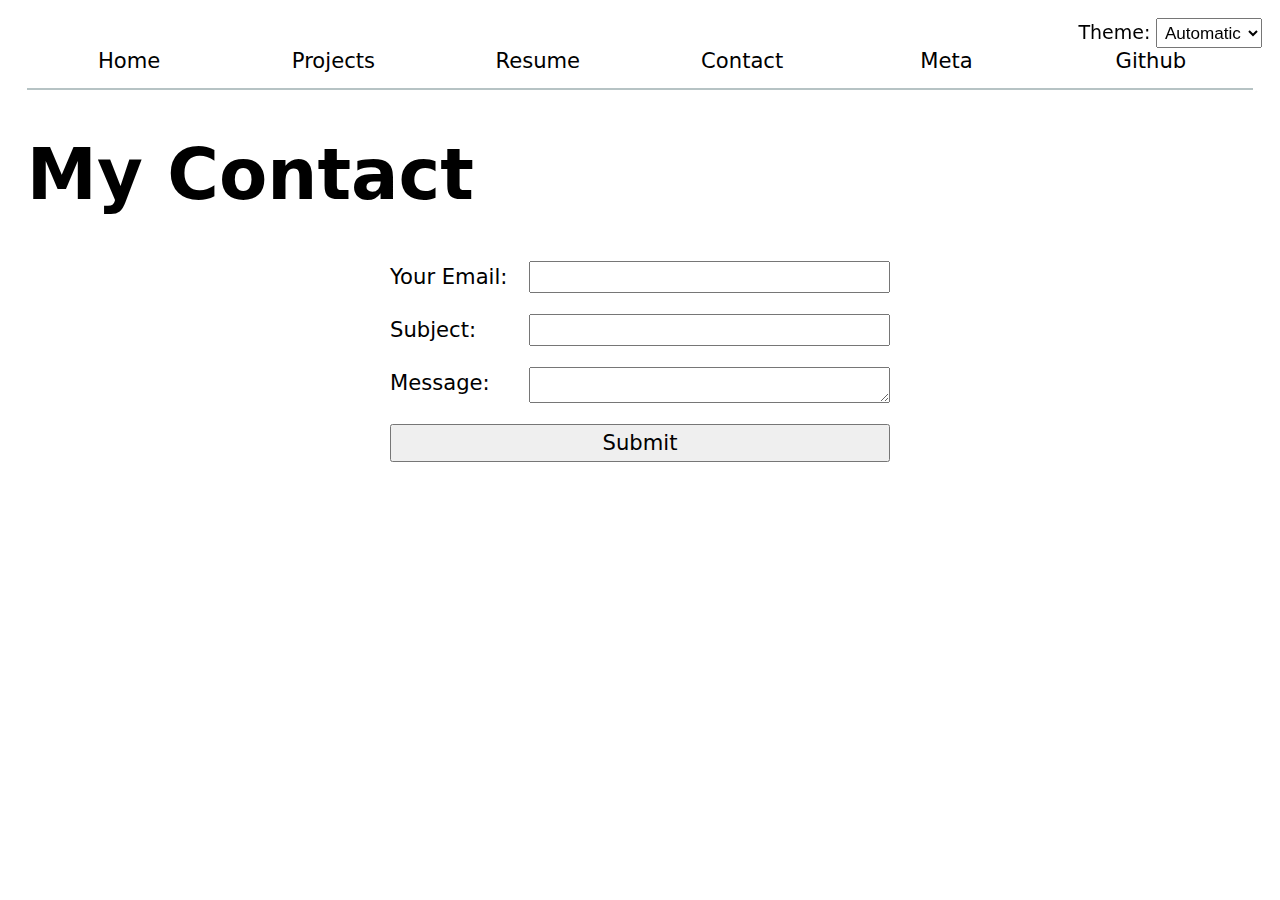
<file: contact/index.html>
<!DOCTYPE html>
<html lang="en">
<head>
    <meta charset="UTF-8">
    <meta name="viewport" content="width=device-width, initial-scale=1.0">
    <title>My Contact</title>
    <link rel="stylesheet" href="../style.css">
    <script type="module" src="../global.js"></script>
</head>
<body>
    

    <h1>My Contact</h1>

    <form action="mailto:kaz029@ucsd.edu" method="POST" enctype="text/plain">
        <label>
          Your Email:
          <input type="email" name="email" />
        </label>
        
        <label>
          Subject:
          <input name="subject" />
        </label>
        
        <label>
          Message:
          <textarea name="body"></textarea>
        </label>
        
        <button>Submit</button>
      </form>

</body>
</html>
</file>
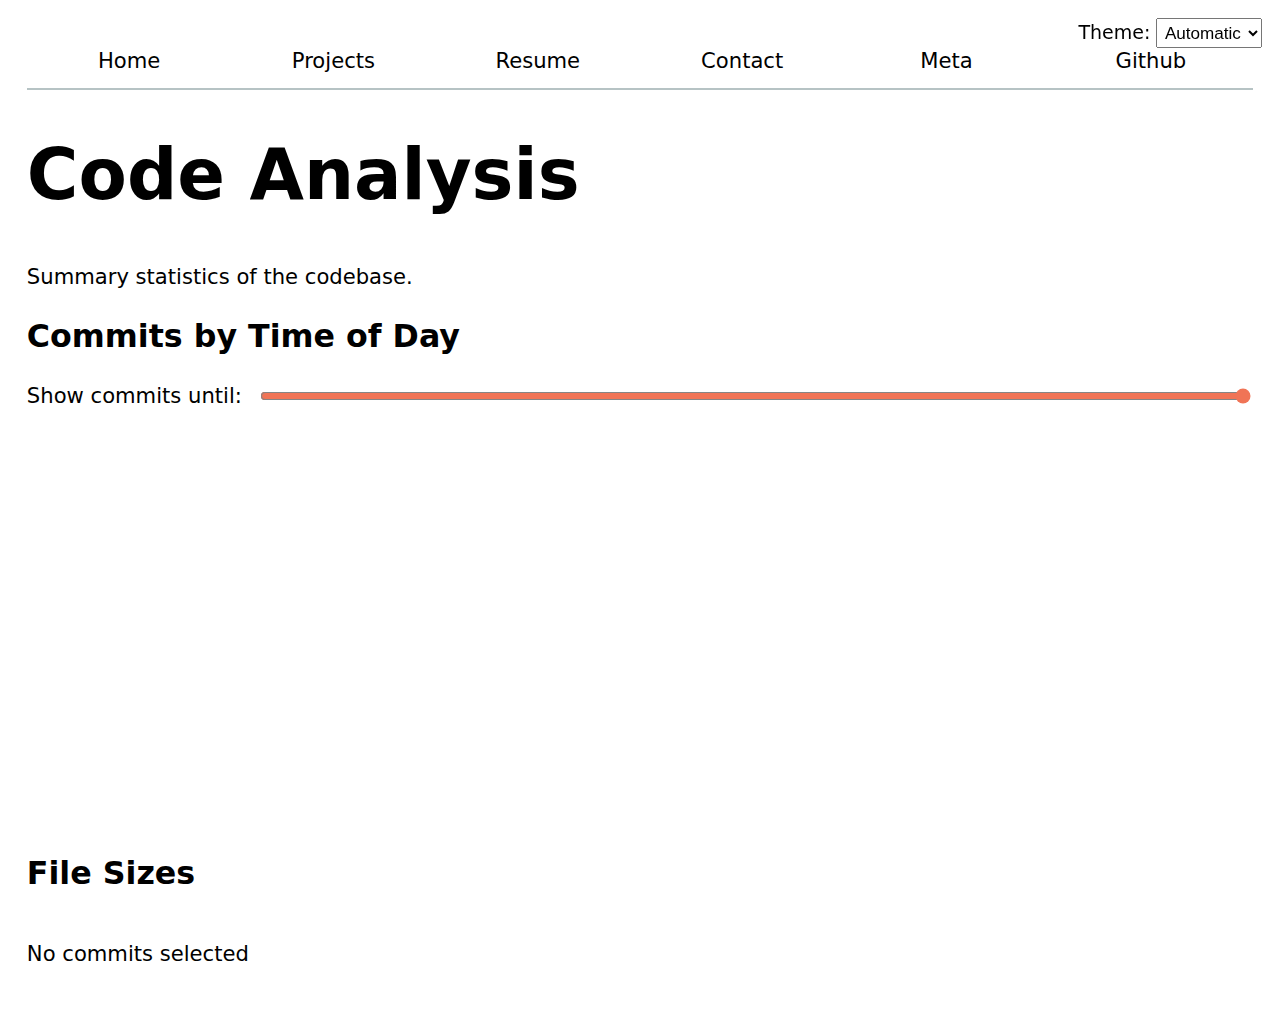
<file: meta/index.html>
<!DOCTYPE html>
<html lang="en">
<head>
  <meta charset="UTF-8" />

  <link rel="stylesheet" href="../style.css" />
  <script type="module" src="../global.js"></script>

  <script src="https://d3js.org/d3.v7.min.js"></script>

  <script src="main.js" defer></script>
</head>
<body>
  <header>
    <h1>Code Analysis</h1>
  </header>

  <p>Summary statistics of the codebase.</p>

  <div id="stats"></div>

  <h2>Commits by Time of Day</h2>

  <section id="controls">
    <label>Show commits until:
      <input type="range" id="timeSlider" min="0" max="100" value="100" />
      <time id="selectedTime"></time>
    </label>
  </section>

    <dl id="commit-tooltip" class="info tooltip" hidden>
      <dt>Commit</dt>         <dd><a href="" id="commit-link" target="_blank"></a></dd>
      <dt>Date</dt>           <dd id="commit-date"></dd>
      <dt>Time</dt>           <dd id="commit-time"></dd>
      <dt>Author</dt>         <dd id="commit-author"></dd>
      <dt>Lines Edited</dt>   <dd id="commit-lines"></dd>
    </dl>

  <div id="chart"></div>

  <h2>File Sizes</h2>
  <dl class="files"></dl>

  <p id="selection-count">No commits selected</p>
  <dl id="language-breakdown" class="stats"></dl>
</body>
</html>
</file>
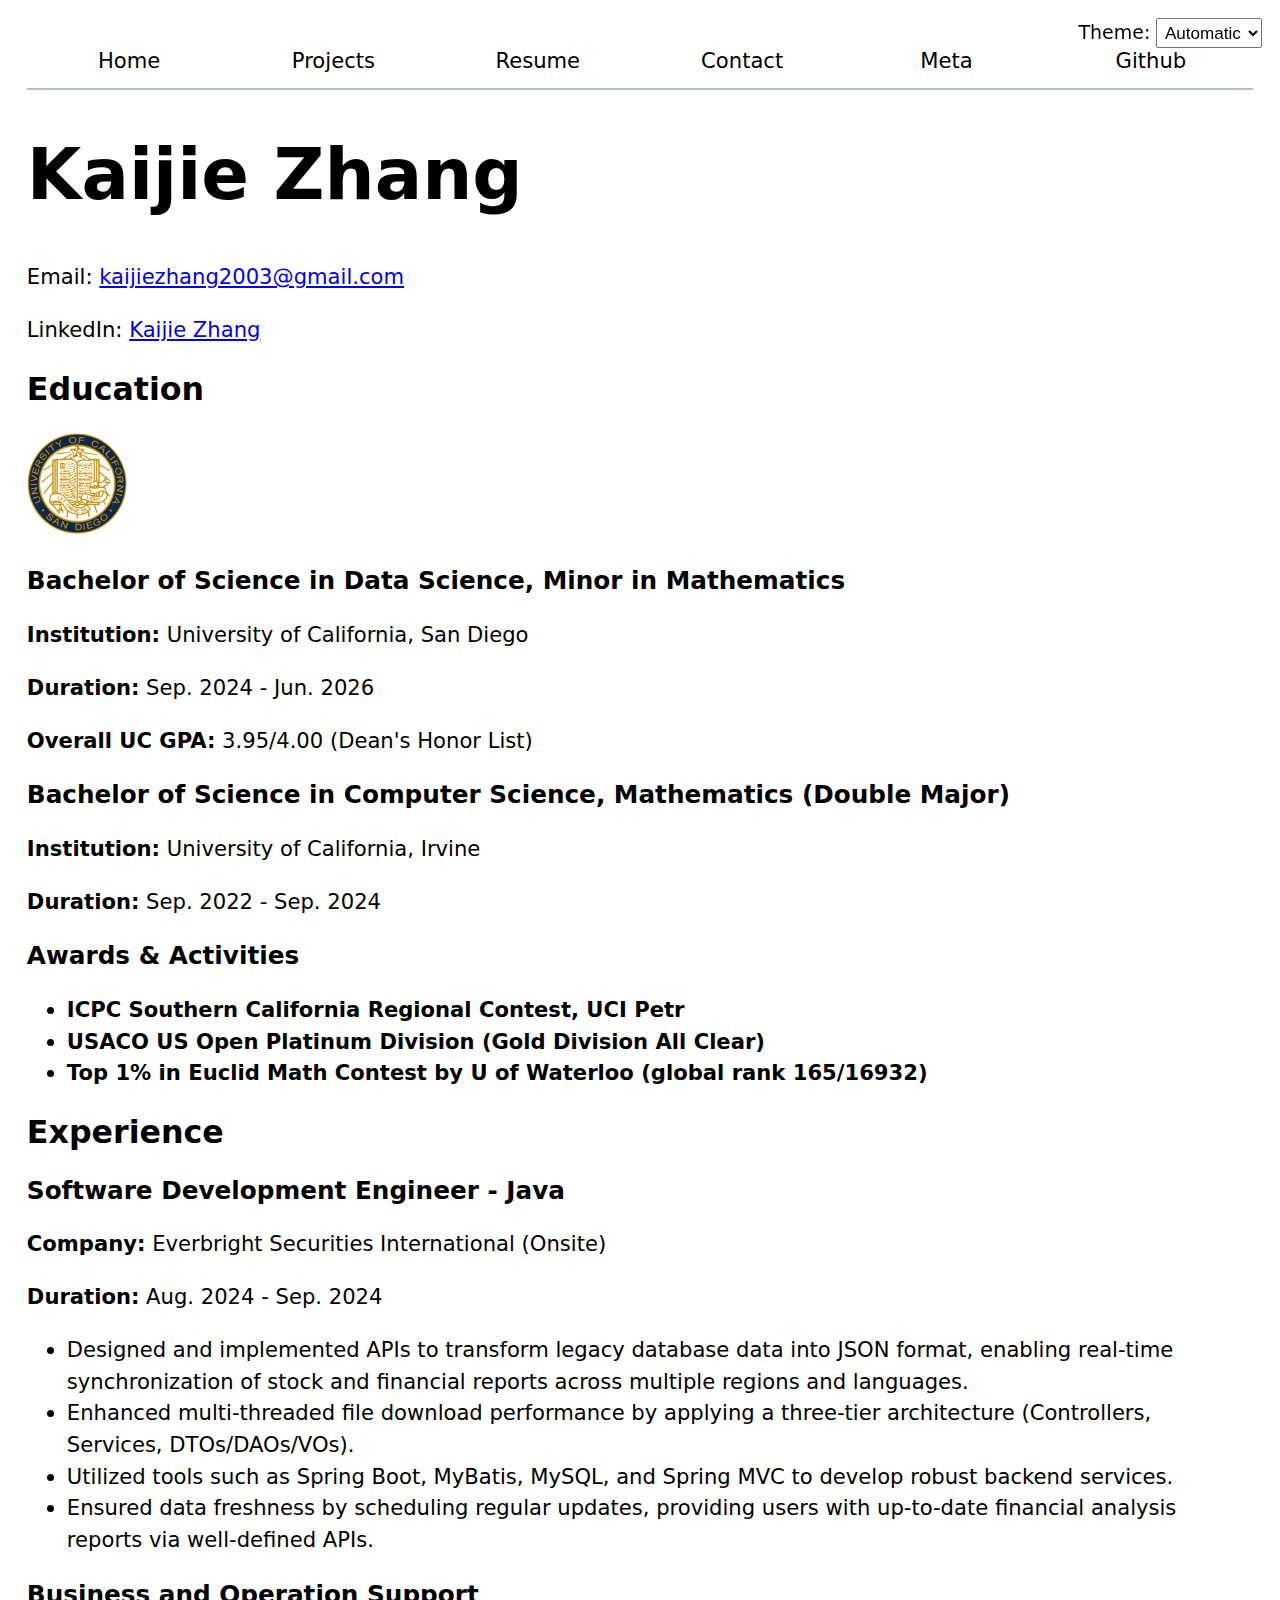
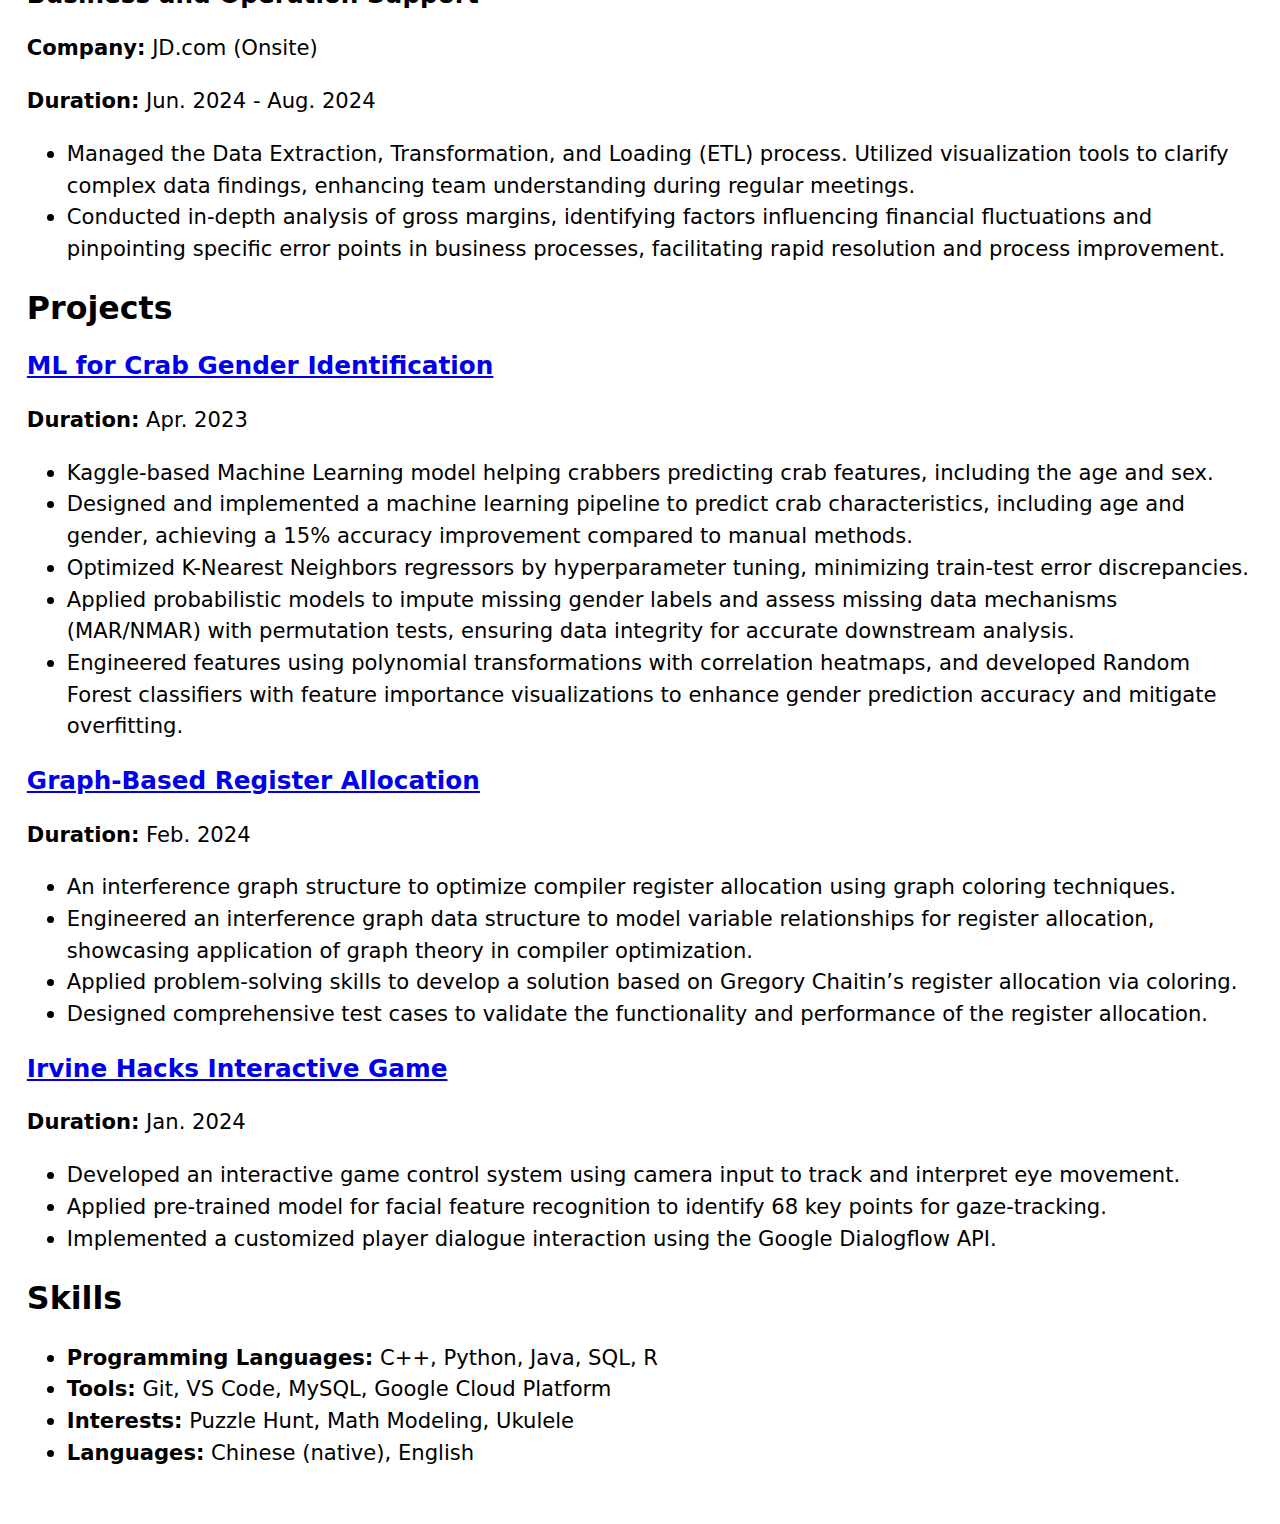
<file: resume/index.html>
<!DOCTYPE html>
<html lang="en">
<head>
  <meta charset="UTF-8">
  <meta name="viewport" content="width=device-width, initial-scale=1.0">
  <title>Kaijie Zhang - Personal Website</title>
  <link rel="stylesheet" href="../style.css">
  <script type="module" src="../global.js"></script>
</head>
<body>
    
    
    <header>
        <h1>Kaijie Zhang</h1>
        <p>Email: <a href="mailto:kaijiezhang2003@gmail.com">kaijiezhang2003@gmail.com</a></p>
        <p>LinkedIn: <a href="https://www.linkedin.com/in/kaijie-zhang-680a03265" target="_blank">Kaijie Zhang</a></p>
    </header>

    <section>
        <header>
            <h2>Education</h2>
        </header>
        <img src="../images/UCSD.png" alt="UCSD" width="100">
        <article>
            <h3>Bachelor of Science in Data Science, Minor in Mathematics</h3>
            <p><strong>Institution:</strong> University of California, San Diego</p>
            <p>
                <strong>Duration:</strong> 
                <time datetime="2024-09">Sep. 2024</time> - 
                <time datetime="2026-06">Jun. 2026</time>
            </p>
            <p><strong>Overall UC GPA:</strong> 3.95/4.00 (Dean's Honor List)</p>
        </article>
        <article>
            <h3>Bachelor of Science in Computer Science, Mathematics (Double Major)</h3>
            <p><strong>Institution:</strong> University of California, Irvine</p>
            <p>
                <strong>Duration:</strong> 
                <time datetime="2022-09">Sep. 2022</time> - 
                <time datetime="2024-09">Sep. 2024</time>
            </p>
        </article>
    </section>

    <section>
    <header>
      <h3>Awards & Activities</h3>
    </header>
    <ul>
      <li>
        <strong>ICPC Southern California Regional Contest, UCI Petr</strong>
      </li>
      <li>
        <strong>USACO US Open Platinum Division (Gold Division All Clear)</strong>
      </li>
      <li>
        <strong>Top 1% in Euclid Math Contest by U of Waterloo (global rank 165/16932)</strong>
      </li>
    </ul>
  </section>

    <section>
        <header>
            <h2>Experience</h2>
        </header>
        <article>
            <h3>Software Development Engineer - Java</h3>
            <p><strong>Company:</strong> Everbright Securities International (Onsite)</p>
            <p>
                <strong>Duration:</strong> 
                <time datetime="2024-08">Aug. 2024</time> - 
                <time datetime="2024-09">Sep. 2024</time>
            </p>
            <ul>
                <li>Designed and implemented APIs to transform legacy database data into JSON format,
                     enabling real-time synchronization of stock and financial reports across multiple regions and languages.</li>
                <li>Enhanced multi-threaded file download performance by applying a three-tier architecture (Controllers, Services, DTOs/DAOs/VOs).</li>
                <li>Utilized tools such as Spring Boot, MyBatis, MySQL, and Spring MVC to develop robust backend services.</li>
                <li>Ensured data freshness by scheduling regular updates, providing users with up-to-date financial analysis reports via
                    well-defined APIs.</li>
            </ul>
        </article>
        <article>
            <h3>Business and Operation Support</h3>
            <p><strong>Company:</strong> JD.com (Onsite)</p>
            <p>
                <strong>Duration:</strong> 
                <time datetime="2024-06">Jun. 2024</time> - 
                <time datetime="2024-08">Aug. 2024</time>
            </p>
            <ul>
                <li>Managed the Data Extraction, Transformation, and Loading (ETL) process. Utilized visualization tools to clarify complex data findings, enhancing team understanding during regular meetings.</li>
                <li>Conducted in-depth analysis of gross margins, identifying factors influencing financial fluctuations and pinpointing specific error points in business processes, facilitating rapid resolution and process improvement.</li>
            </ul>
        </article>
    </section>

    <section>
        <header>
            <h2>Projects</h2>
        </header>
        <article>
            <h3>
                <a href="../projects/index.html">ML for Crab Gender Identification</a>
            </h3>
            <p>
                <strong>Duration:</strong> 
                <time datetime="2023-04">Apr. 2023</time>
            </p>
            <ul>
                <li>Kaggle-based Machine Learning model helping crabbers predicting crab features, including the age and sex.</li>
                <li>Designed and implemented a machine learning pipeline to predict crab characteristics, including age and gender, achieving a 15% accuracy improvement compared to manual methods.</li>
                <li>Optimized K-Nearest Neighbors regressors by hyperparameter tuning, minimizing train-test error discrepancies.</li>
                <li>Applied probabilistic models to impute missing gender labels and
                     assess missing data mechanisms (MAR/NMAR) with permutation tests, ensuring data integrity for accurate downstream analysis.</li>
                <li>Engineered features using polynomial transformations with correlation heatmaps, and developed Random Forest
                    classifiers with feature importance visualizations to enhance gender prediction accuracy and mitigate overfitting.</li>
            </ul>
        </article>
        <article>
            <h3>
                <a href="../projects/index.html">Graph-Based Register Allocation</a> 
            </h3>
            <p>
                <strong>Duration:</strong> 
                <time datetime="2024-02">Feb. 2024</time>
            </p>
            <ul>
                <li>An interference graph structure to optimize compiler register allocation using graph coloring techniques.</li>
                <li>Engineered an interference graph data structure to model variable relationships for register allocation, showcasing application of graph theory in compiler optimization.</li>
                <li>Applied problem-solving skills to develop a solution based on Gregory Chaitin’s register allocation via coloring.</li>
                <li>Designed comprehensive test cases to validate the functionality and performance of the register allocation.</li>
            </ul>
        </article>
        <article>
            <h3>
                <a href="../projects/index.html">Irvine Hacks Interactive Game</a> 
            </h3>
            <p>
                <strong>Duration:</strong> 
                <time datetime="2024-01">Jan. 2024</time>
            </p>
            <ul>
                <li>Developed an interactive game control system using camera input to track and interpret eye movement.</li>
                <li>Applied pre-trained model for facial feature recognition to identify 68 key points for gaze-tracking.</li>
                <li>Implemented a customized player dialogue interaction using the Google Dialogflow API.</li>
            </ul>
        </article>
    </section>

    <section>
        <header>
            <h2>Skills</h2>
        </header>
        <ul>
            <li><strong>Programming Languages:</strong> C++, Python, Java, SQL, R</li>
            <li><strong>Tools:</strong> Git, VS Code, MySQL, Google Cloud Platform</li>
            <li><strong>Interests:</strong> Puzzle Hunt, Math Modeling, Ukulele</li>
            <li><strong>Languages:</strong> Chinese (native), English</li>
        </ul>
    </section>
</body>
</html>
</file>
<file: style.css>
:root {
  --color-accent: oklch(70% 40% 35);
  accent-color: var(--color-accent);
}
html {
  color-scheme: light dark;
  box-sizing: border-box;
  font-size: 110%;
}
*, *::before, *::after {
  box-sizing: inherit;
}
body {
  max-width: 100ch;
  margin-inline: auto;
  padding: 2ch;
  font: 1.2rem/1.5 system-ui, sans-serif;
  position: relative;
}
nav ul, nav li {
  display: contents;
}
nav {
  display: flex;
  margin-bottom: 1em;
  --border-color: oklch(50% 10% 200 / 40%);
  border-bottom: 2px solid var(--border-color);
}
nav a {
  flex: 1;
  text-decoration: none;
  color: inherit;
  text-align: center;
  padding: 0.5em;
}
nav a.current {
  border-bottom: 0.4em solid var(--border-color);
  padding-bottom: 0.1em;
}
nav a:hover {
  border-bottom: 0.4em solid var(--color-accent);
  padding-bottom: 0.1em;
  background-color: oklch(from var(--color-accent));
}
form {
  display: grid;
  grid-template-columns: auto 1fr;
  gap: 1em;
  max-width: 500px;
  margin: 0 auto;
}
form input,
form textarea {
  grid-column: 2;
  width: 100%;
  box-sizing: border-box;
}
form button {
  font: inherit;
  width: 100%;
  margin-bottom: 1em;
  box-sizing: border-box;
  grid-column: 1 / -1;
}
label {
  display: contents;
  grid-column: 1;
  margin-block: 0.5em;
  align-self: center;
}
.projects {
  display: grid;
  grid-template-columns: repeat(auto-fill, minmax(15em, 1fr));
  gap: 1.5em;
}
.projects article {
  display: grid;
  gap: 1em;
  grid-row: span 3;
}
.projects article h2 {
  margin: 0;
}
h1 {
  font-size: 4rem;
  text-wrap: balance;
}
h1, h2, h3, h4, h5, h6 {
  line-height: 1.1;
  text-wrap: balance;
}
.color-scheme {
  position: fixed !important;
  top: 1rem !important;
  right: 1rem !important;
  font-size: 90%;
  font-family: inherit;
  z-index: 1000;
}
.color-scheme select {
  margin: 0;
  padding: 0.2rem;
  font-size: 90%;
}
.github-stats {
  display: grid;
  grid-template-columns: repeat(4, 1fr);
  text-align: center;
  max-width: 800px;
  margin: 20px auto;
  gap: 10px;
}
.github-stats div {
  display: flex;
  flex-direction: column;
  align-items: center;
  justify-content: center;
}
.github-stats dt {
  font-size: 14px;
  font-weight: bold;
  text-transform: uppercase;
  color: #666;
}
.github-stats dd {
  font-size: 28px;
  font-weight: bold;
  margin: 5px 0;
  color: #222;
}
.stats {
  font-family: Arial, sans-serif;
  margin-top: 20px;
}
.stats dt {
  font-weight: bold;
  margin-top: 10px;
}
.stats dd {
  margin-left: 20px;
}


.project-year {
  font-family: "Baskerville", serif;
  font-size: 0.9em;
  color: gray;
  font-variant-numeric: oldstyle-nums;
  margin-top: 5px;
}
#projects-pie-plot {
  max-width: 20em;
  margin-block: 2em;
  overflow: visible;
}
.chart-container {
  display: flex;
  align-items: center;
  gap: 20px;
}
.container {
  display: flex;
  align-items: center;
  gap: 20px;
  max-width: 80%;
  margin: 0 auto;
}
.legend {
  flex: 1;
  display: grid;
  grid-template-columns: repeat(auto-fill, minmax(9em, 1fr));
  gap: 12px;
  padding: 1em;
  border: 1px solid #ddd;
  border-radius: 8px;
  margin-top: 10px;
}
.legend li {
  display: flex;
  align-items: center;
  gap: 8px;
  font-size: 14px;
}
.swatch {
  width: 16px;
  height: 16px;
  background: var(--color);
  border-radius: 50%;
  display: inline-block;
}
.searchBar {
  width: 100%;
  max-width: 6000px;
  padding: 10px;
  font-size: 16px;
  border: 1px solid #ccc;
  border-radius: 8px;
  box-shadow: 0px 2px 4px rgba(0, 0, 0, 0.1);
  outline: none;
  margin-bottom: 20px;
}
path {
  transition: opacity 300ms ease, fill 300ms ease;
  cursor: pointer;
}
.chart-container:has(path:hover) path {
  opacity: 0.3;
}
path:hover {
  opacity: 1 !important;
}
path.faded {
  opacity: 0.3 !important;
}
.selected {
  fill: #ff6b6b !important;
  stroke: #900 !important;
  stroke-width: 1.5px !important;
}
@keyframes marching-ants {
  to {
    stroke-dashoffset: -8;
  }
}
.selection {
  fill-opacity: 0.1;
  stroke: black;
  stroke-opacity: 0.7;
  stroke-dasharray: 5 3;
  animation: marching-ants 2s linear infinite;
}
.overlay {
  cursor: crosshair;
}


#controls {
  display: flex;
  align-items: center;
  margin: 1rem 0;
}

#timeSlider {
  margin-left: 1rem;
  flex: 1;
}

#chart {
  margin-bottom: 1rem;
  min-height: 400px;
}

dl.info {
  display: grid;
  grid-template-columns: auto 1fr;
  gap: 5px;
  background: rgba(255,255,255,0.9);
  border-radius: 8px;
  box-shadow: 0 4px 8px rgba(0,0,0,0.1);
  padding: 10px;
  position: fixed;
  top: 1em;
  left: 1em;
  transition: opacity 300ms ease-in-out, visibility 300ms;
}
dl.info[hidden] {
  opacity: 0;
  visibility: hidden;
}
.tooltip {
  pointer-events: none;
}

.dots circle {
  transition: transform 0.2s ease-in-out, fill-opacity 0.2s;
  transform-origin: center;
  transform-box: fill-box;
}
.dots circle:hover {
  transform: scale(1.3);
}

.files {
  display: grid;
  grid-template-columns: auto 1fr;
  gap: 0.25rem 1rem;
  margin-top: 1rem;
}

.files > div {
  grid-column: 1 / -1;
  display: grid;
  grid-template-columns: subgrid;
}

.files dt {
  grid-column: 1;
}

.files dd {
  grid-column: 2;
  display: flex;
  flex-wrap: wrap;
  align-items: start;
  align-content: start;
  gap: 0.15em;
  padding-top: 0.6em;
  margin-left: 0;
}

.line {
  display: flex;
  width: 0.5em;
  aspect-ratio: 1;
  background: steelblue; 
  border-radius: 50%;
}

.files dt code {
  font-family: monospace;
}
.files dt code + small {
  display: block;
  opacity: 0.7;
  font-size: 0.8rem;
}

#scrolly-container {
  display: flex;
  flex-direction: column;
  align-items: center;
  margin-bottom: 20px;
}

#scrolly {
  width: 95%;
  height: 350px;
  overflow-y: scroll;
  border: 1px solid #ccc;
  padding: 10px;
  background: #f9f9f9;
}

#scrolly-items {
  position: relative;
  min-height: 100%;
}

.story-item {
  padding: 10px;
  border-bottom: 1px solid #ddd;
}
</file>
